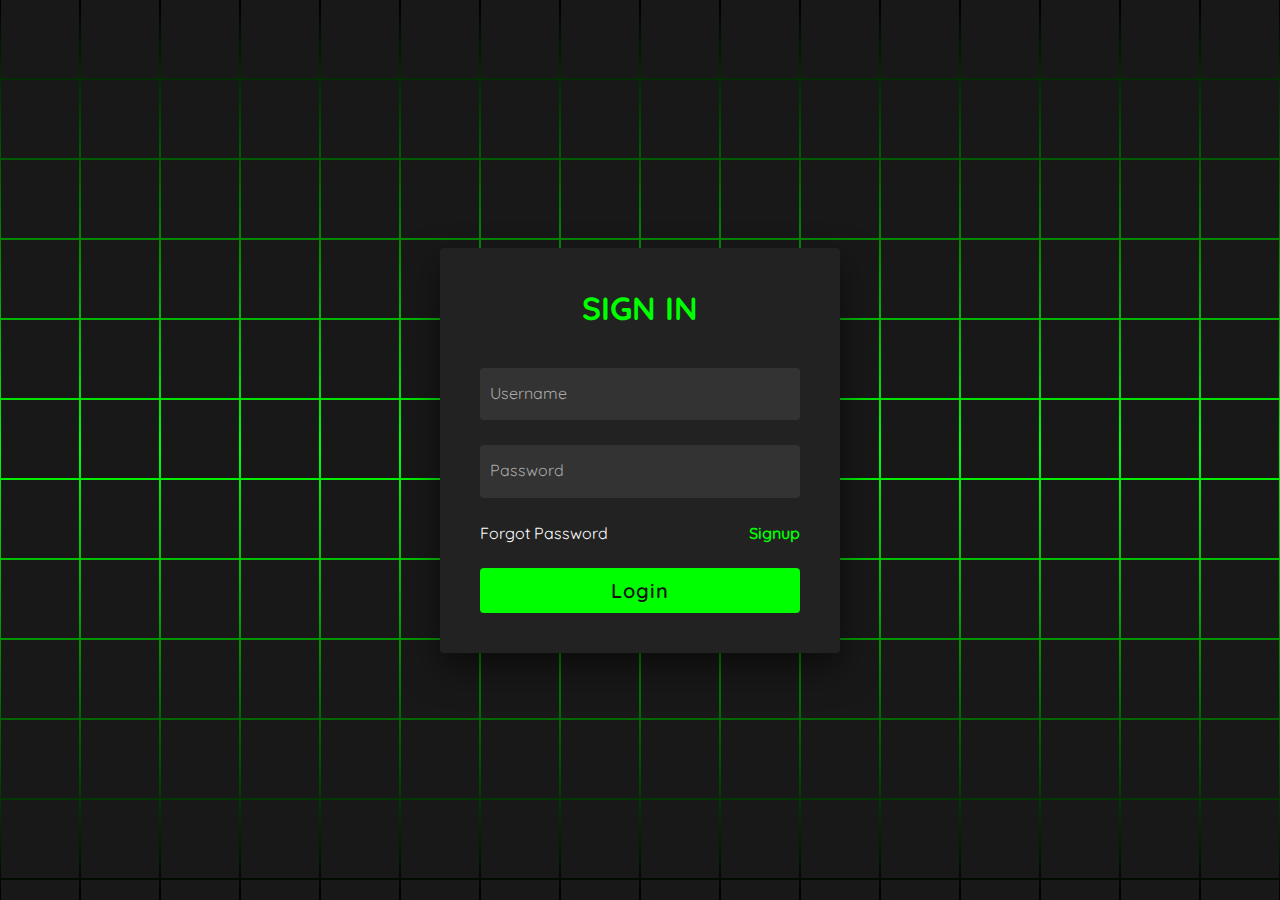
<file: Animated Login Page/index.html>
<head>
    <meta charset="UTF-8" />
    <meta name="viewport" content="width=device-width, initial-scale=1.0" />
    <link rel="stylesheet" href="style.css" type="text/css" />
    <title>Dark Green Animated Login Form</title>
    <link rel="stylesheet" href="style.css">
</head>
<body>

    <section>

        <span></span>
        <span></span>
        <span></span>
        <span></span>
        <span></span>
        <span></span>
        <span></span>
        <span></span>
        <span></span>
        <span></span>
        <span></span>
        <span></span>
        <span></span>
        <span></span>
        <span></span>
        <span></span>
        <span></span>
        <span></span>
        <span></span>
        <span></span>
        <span></span>
        <span></span>
        <span></span>
        <span></span>
        <span></span>
        <span></span>
        <span></span>
        <span></span>
        <span></span>
        <span></span>
        <span></span>
        <span></span>
        <span></span>
        <span></span>
        <span></span>
        <span></span>
        <span></span>
        <span></span>
        <span></span>
        <span></span>
        <span></span>
        <span></span>
        <span></span>
        <span></span>
        <span></span>
        <span></span>
        <span></span>
        <span></span>
        <span></span>
        <span></span>
        <span></span>
        <span></span>
        <span></span>
        <span></span>
        <span></span>
        <span></span>
        <span></span>
        <span></span>
        <span></span>
        <span></span>
        <span></span>
        <span></span>
        <span></span>
        <span></span>
        <span></span>
        <span></span>
        <span></span>
        <span></span>
        <span></span>
        <span></span>
        <span></span>
        <span></span>
        <span></span>
        <span></span>
        <span></span>
        <span></span>
        <span></span>
        <span></span>
        <span></span>
        <span></span>
        <span></span>
        <span></span>
        <span></span>
        <span></span>
        <span></span>
        <span></span>
        <span></span>
        <span></span>
        <span></span>
        <span></span>
        <span></span>
        <span></span>
        <span></span>
        <span></span>
        <span></span>
        <span></span>
        <span></span>
        <span></span>
        <span></span>
        <span></span>
        <span></span>
        <span></span>
        <span></span>
        <span></span>
        <span></span>
        <span></span>
        <span></span>
        <span></span>
        <span></span>
        <span></span>
        <span></span>
        <span></span>
        <span></span>
        <span></span>
        <span></span>
        <span></span>
        <span></span>
        <span></span>
        <span></span>
        <span></span>
        <span></span>
        <span></span>
        <span></span>
        <span></span>
        <span></span>
        <span></span>
        <span></span>
        <span></span>
        <span></span>
        <span></span>
        <span></span>
        <span></span>
        <span></span>
        <span></span>
        <span></span>
        <span></span>
        <span></span>
        <span></span>
        <span></span>
        <span></span>
        <span></span>
        <span></span>
        <span></span>
        <span></span>
        <span></span>
        <span></span>
        <span></span>
        <span></span>
        <span></span>
        <span></span>
        <span></span>
        <span></span>
        <span></span>
        <span></span>
        <span></span>
        <span></span>
        <span></span>
        <span></span>
        <span></span>
        <span></span>
        <span></span>
        <span></span>
        <span></span>
        <span></span>
        <span></span>
        <span></span>
        <span></span>
        <span></span>
        <span></span>
        <span></span>
        <span></span>
        <span></span>
        <span></span>
        <span></span>
        <span></span>
        <span></span>
        <span></span>
        <span></span>
        <span></span>
        <span></span>
        <span></span>
        <span></span>
        <span></span>
        <span></span>
        <span></span>
        <span></span>
        <span></span>
        <span></span>
        <span></span>
        <span></span>
        <span></span>
        <span></span>
        <span></span>
        <span></span>
        <span></span>
        <span></span>
        <span></span>
        <span></span>
        <span></span>
        <span></span>
        <span></span>
        <span></span>
        <span></span>
        <span></span>
        <span></span>
        <span></span>
        <span></span>
        <span></span>
        <span></span>
        <span></span>
        <span></span>
        <span></span>
        <span></span>
        <span></span>
        <span></span>
        <span></span>
        <span></span>
        <span></span>
        <span></span>
        <span></span>
        <span></span>
        <span></span>
        <span></span>
        <span></span>
        <span></span>
        <span></span>
        <span></span>
        <span></span>
        <span></span>
        <span></span>
        <span></span>
        <span></span>
        <span></span>
        <span></span>
        <span></span>
        <span></span>
        <span></span>
        <span></span>
        <span></span>
        <span></span>



        <div class="signin">
            <div class="content">
                <h2>Sign In</h2>
                <div class="form">
                    <div class="inputBx">
                        <input type="text" required />
                        <i>Username</i>
                    </div>
                    <div class="inputBx">
                        <input type="password" required />
                        <i>Password</i>
                    </div>
                    <div class="links">
                        <a href="#">Forgot Password</a>
                        <a href="#">Signup</a>
                    </div>
                    <div class="inputBx">
                        <input type="submit" value="Login" />
                    </div>
                </div>
            </div>
        </div>
    </section>
</body>
</file>
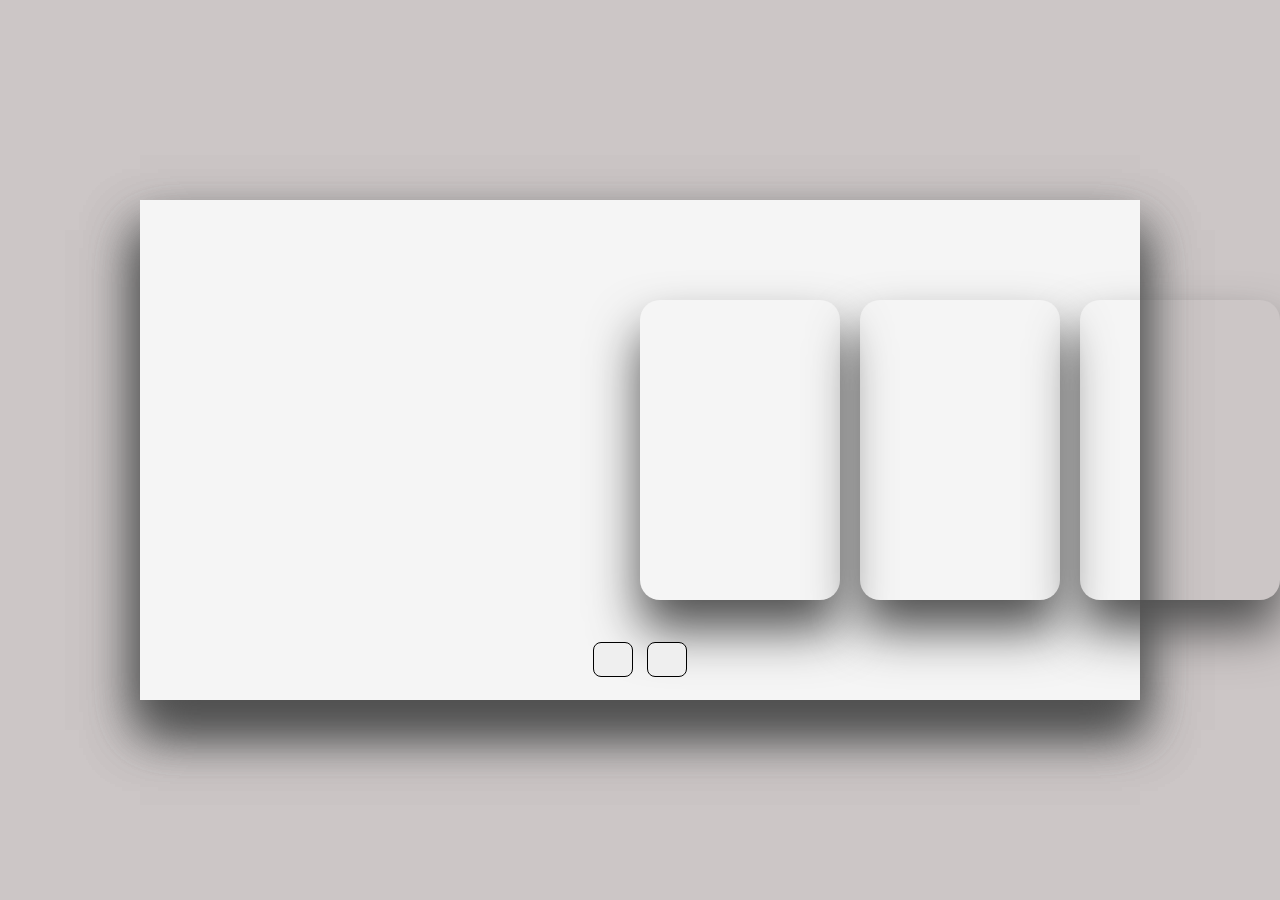
<file: Image Sliders/Animated Image Slider/index.html>
<!DOCTYPE html>
<html lang="en">
  <head>
    <meta charset="UTF-8" />
    <meta name="viewport" content="width=device-width, initial-scale=1.0" />
    <title>Slider Design</title>
    <link rel="stylesheet" href="style.css" />
    <link
      rel="stylesheet"
      href="https://cdnjs.cloudflare.com/ajax/libs/font-awesome/6.4.0/css/all.min.css"
      integrity="sha512-iecdLmaskl7CVkqkXNQ/ZH/XLlvWZOJyj7Yy7tcenmpD1ypASozpmT/E0iPtmFIB46ZmdtAc9eNBvH0H/ZpiBw=="
      crossorigin="anonymous"
      referrerpolicy="no-referrer"
    />
  </head>
  <body>
    <!--Font Awesome CDN-->

    <div class="container">
      <div class="slide">
        <div
          class="item"
          style="background-image: url(https://i.ibb.co/qCkd9jS/img1.jpg)"
        >
          <div class="content">
            <div class="name">Switzerland</div>
            <div class="des">Transforming code into visual poetry..!</div>
            <!-- <button >See More</button> -->
          </div>
        </div>
        <div
          class="item"
          style="background-image: url(https://i.ibb.co/jrRb11q/img2.jpg)"
        >
          <div class="content">
            <div class="name">Finland</div>
            <div class="des">Transforming code into visual poetry..!</div>
            <!-- <button>See More</button> -->
          </div>
        </div>
        <div
          class="item"
          style="background-image: url(https://i.ibb.co/NSwVv8D/img3.jpg)"
        >
          <div class="content">
            <div class="name">Iceland</div>
            <div class="des">Transforming code into visual poetry..!</div>
            <!-- <button>See More</button> -->
          </div>
        </div>
        <div
          class="item"
          style="background-image: url(https://i.ibb.co/Bq4Q0M8/img4.jpg)"
        >
          <div class="content">
            <div class="name">Australia</div>
            <div class="des">Transforming code into visual poetry..!</div>
            <!-- <button>See More</button> -->
          </div>
        </div>
        <div
          class="item"
          style="background-image: url(https://i.ibb.co/jTQfmTq/img5.jpg)"
        >
          <div class="content">
            <div class="name">Netherland</div>
            <div class="des">Transforming code into visual poetry..!</div>
            <!-- <button>See More</button> -->
          </div>
        </div>
        <div
          class="item"
          style="background-image: url(https://i.ibb.co/RNkk6L0/img6.jpg)"
        >
          <div class="content">
            <div class="name">Ireland</div>
            <div class="des">Transforming code into visual poetry..!</div>
            <!-- <button>See More</button> -->
          </div>
        </div>
      </div>

      <div class="button">
        <button class="prev"><i class="fa-solid fa-arrow-left"></i></button>
        <button class="next"><i class="fa-solid fa-arrow-right"></i></button>
      </div>
    </div>
    <script src="script.js"></script>
  </body>
</html>
</file>
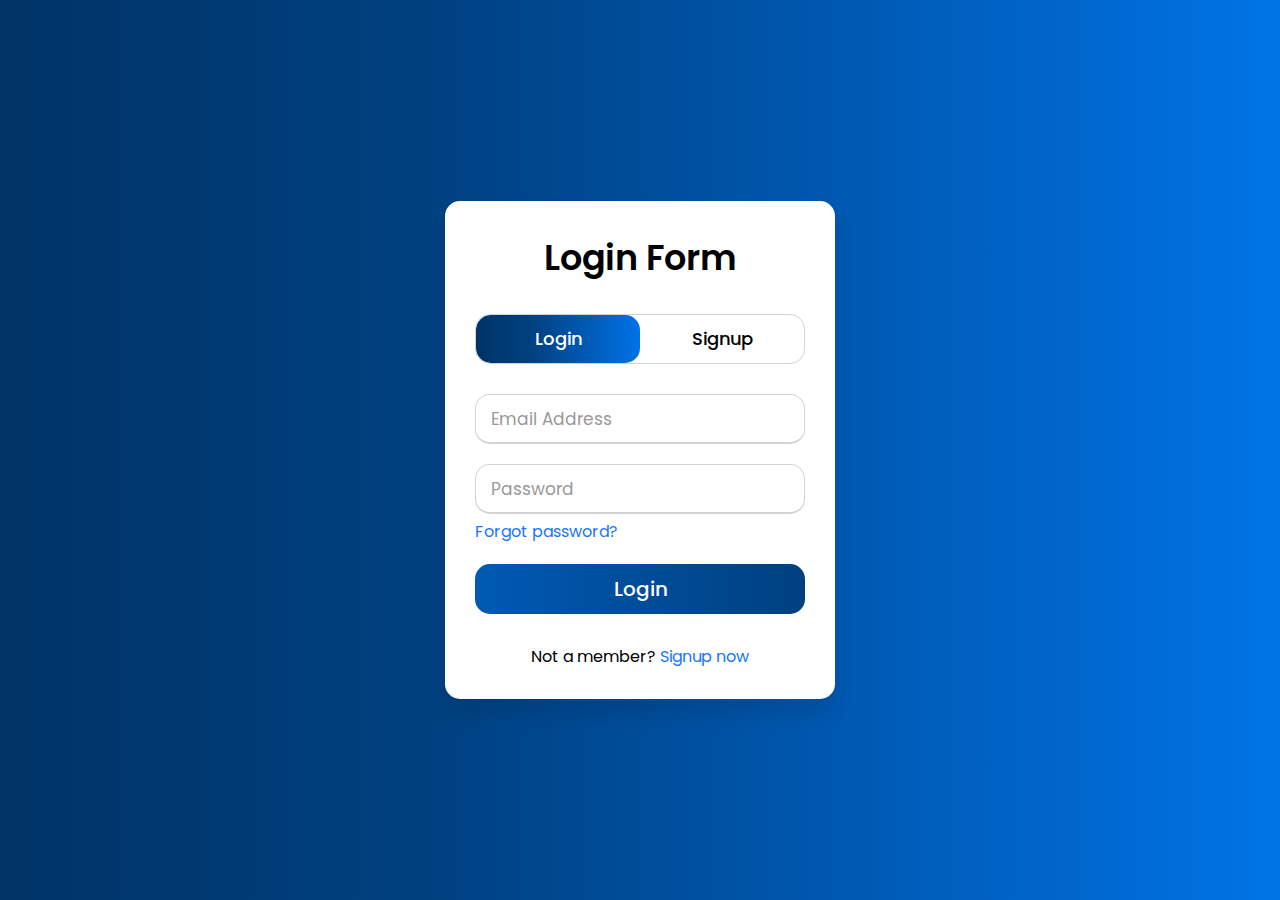
<file: Login Page/login.html>
<!DOCTYPE html>
<html lang="en">
<head>
    <meta charset="UTF-8">
    <meta name="viewport" content="width=device-width, initial-scale=1.0">
    <title>Document</title>
    <link rel="stylesheet" href="login.css">
    <script src="login.js" ></script>
</head>
<body>
    <div class="wrapper">
        <div class="title-text">
          <div class="title login">Login Form</div>
          <div class="title signup">Signup Form</div>
        </div>
        <div class="form-container">
          <div class="slide-controls">
            <input type="radio" name="slide" id="login" checked>
            <input type="radio" name="slide" id="signup">
            <label for="login" class="slide login">Login</label>
            <label for="signup" class="slide signup">Signup</label>
            <div class="slider-tab"></div>
          </div>
          <div class="form-inner">
            <form action="#" class="login">
              <div class="field">
                <input type="text" placeholder="Email Address" required>
              </div>
              <div class="field">
                <input type="password" placeholder="Password" required>
              </div>
              <div class="pass-link"><a href="#">Forgot password?</a></div>
              <div class="field btn">
                <div class="btn-layer"></div>
                <input type="submit" value="Login">
              </div>
              <div class="signup-link">Not a member? <a href="">Signup now</a></div>
            </form>
            <form action="#" class="signup">
              <div class="field">
                <input type="text" placeholder="Email Address" required>
              </div>
              <div class="field">
                <input type="password" placeholder="Password" required>
              </div>
              <div class="field">
                <input type="password" placeholder="Confirm password" required>
              </div>
              <div class="field btn">
                <div class="btn-layer"></div>
                <input type="submit" value="Signup">
              </div>
            </form>
          </div>
        </div>
      </div>
  
</body>
</html>
</file>
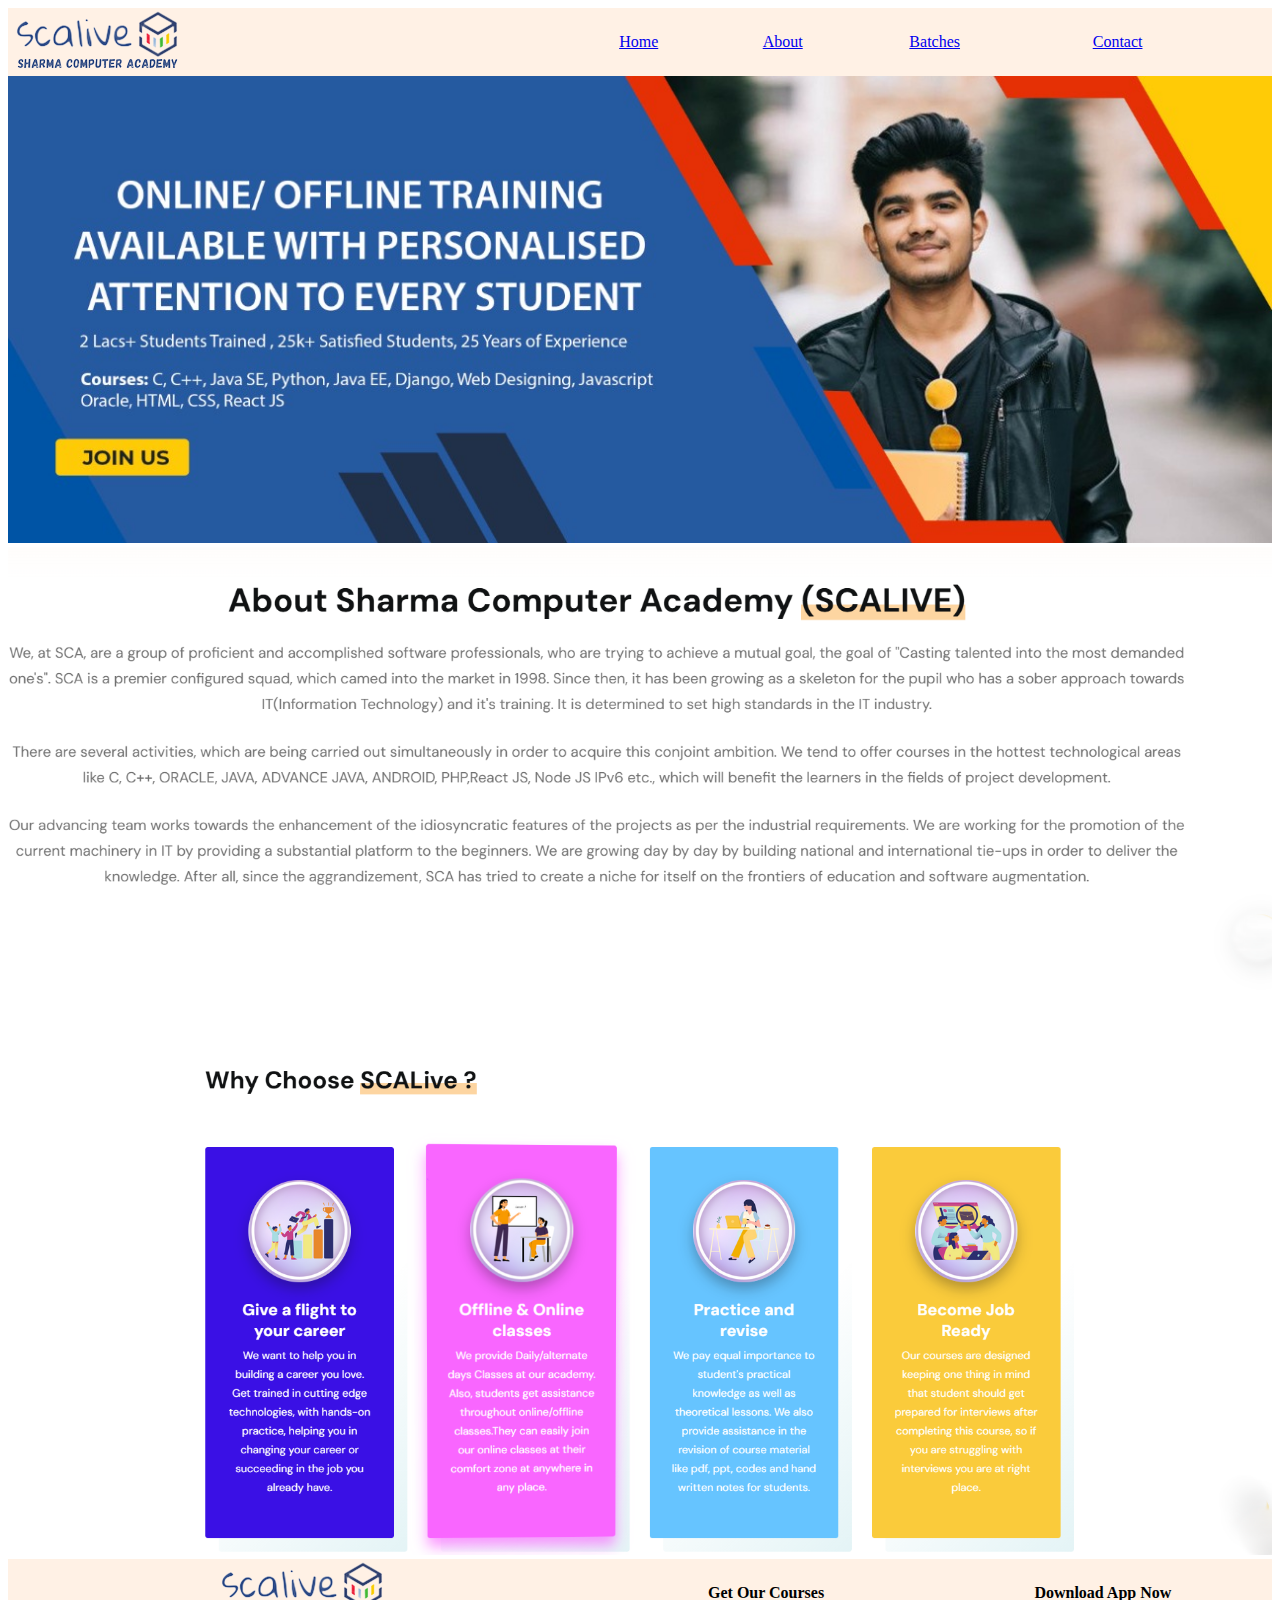
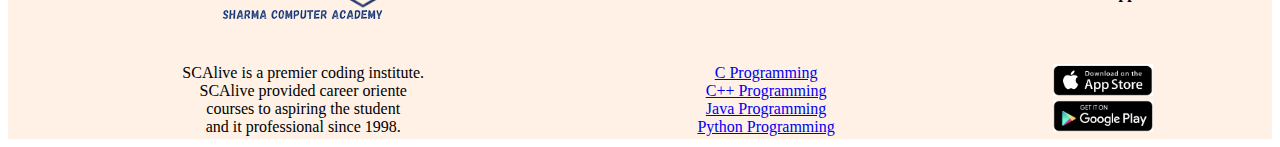
<file: SCAlive Clone/About.html>
<!DOCTYPE html>
<html lang="en">
<head>
    <meta charset="UTF-8">
    <meta name="viewport" content="width=device-width, initial-scale=1.0">
    <title>SCAlive</title>
    <link rel="icon" href="images/icon/favicon.ico">
</head>
<body >
<!-- Navbar code start here -->
    <table width="100%"  bgcolor="#FFF1E5">
        <tr>
            <td><img src="images/logo/site_logos.png" alt=""></td>
            <td><a href="index.html">Home</a></td>
            <td><a href="About.html">About</a></td>
            <td><a href="batches.html">Batches</a></td>
            <td><a href="contact.html">Contact</a></td>
        </tr>
    </table>
<!-- Navbar code end here -->

<!-- Banner image code start here -->
    <img src="images/course-banner.jpeg" alt="" width="100%">
<!-- Banner image code end here -->

<!-- About content image -->
 <img src="images/About Image.png" alt="" width="100%">
 <!-- why we Choose SCA image -->
 <img src="images/choose1.png" alt="" width="100%">
 


 <!--description code strat here -->
<table width="100%" bgcolor="#FFF1E5" >
    
    <tr >
        <th><img src="images/logo/site_logos.png" alt="" ></th>
        <th>Get Our Courses</th>
        <th>Download App Now</th>
    </tr>
    <tr align="center" valign="top">
        <td> <br><br>SCAlive is a premier coding institute. <br>
             SCAlive provided career oriente <br>
              courses to aspiring the student  <br>
              and it professional since 1998.</td>
        <td>
            <br>
            <br>
        <a href="#">C Programming</a> <br>
        <a href="#">C++ Programming</a> <br>
        <a href="#">Java Programming</a> <br>
        <a href="#">Python Programming</a> <br>
       </td>
        <td>
            <br>
            <br>
            <img src="images/app/app_store.png" alt="" width="100px"> <br> <img src="images/app/google_play.png" width="100px">
        </td>
        <br>
    </tr>
</table>
<!--description code end here -->

 </body>
 </html>
</file>
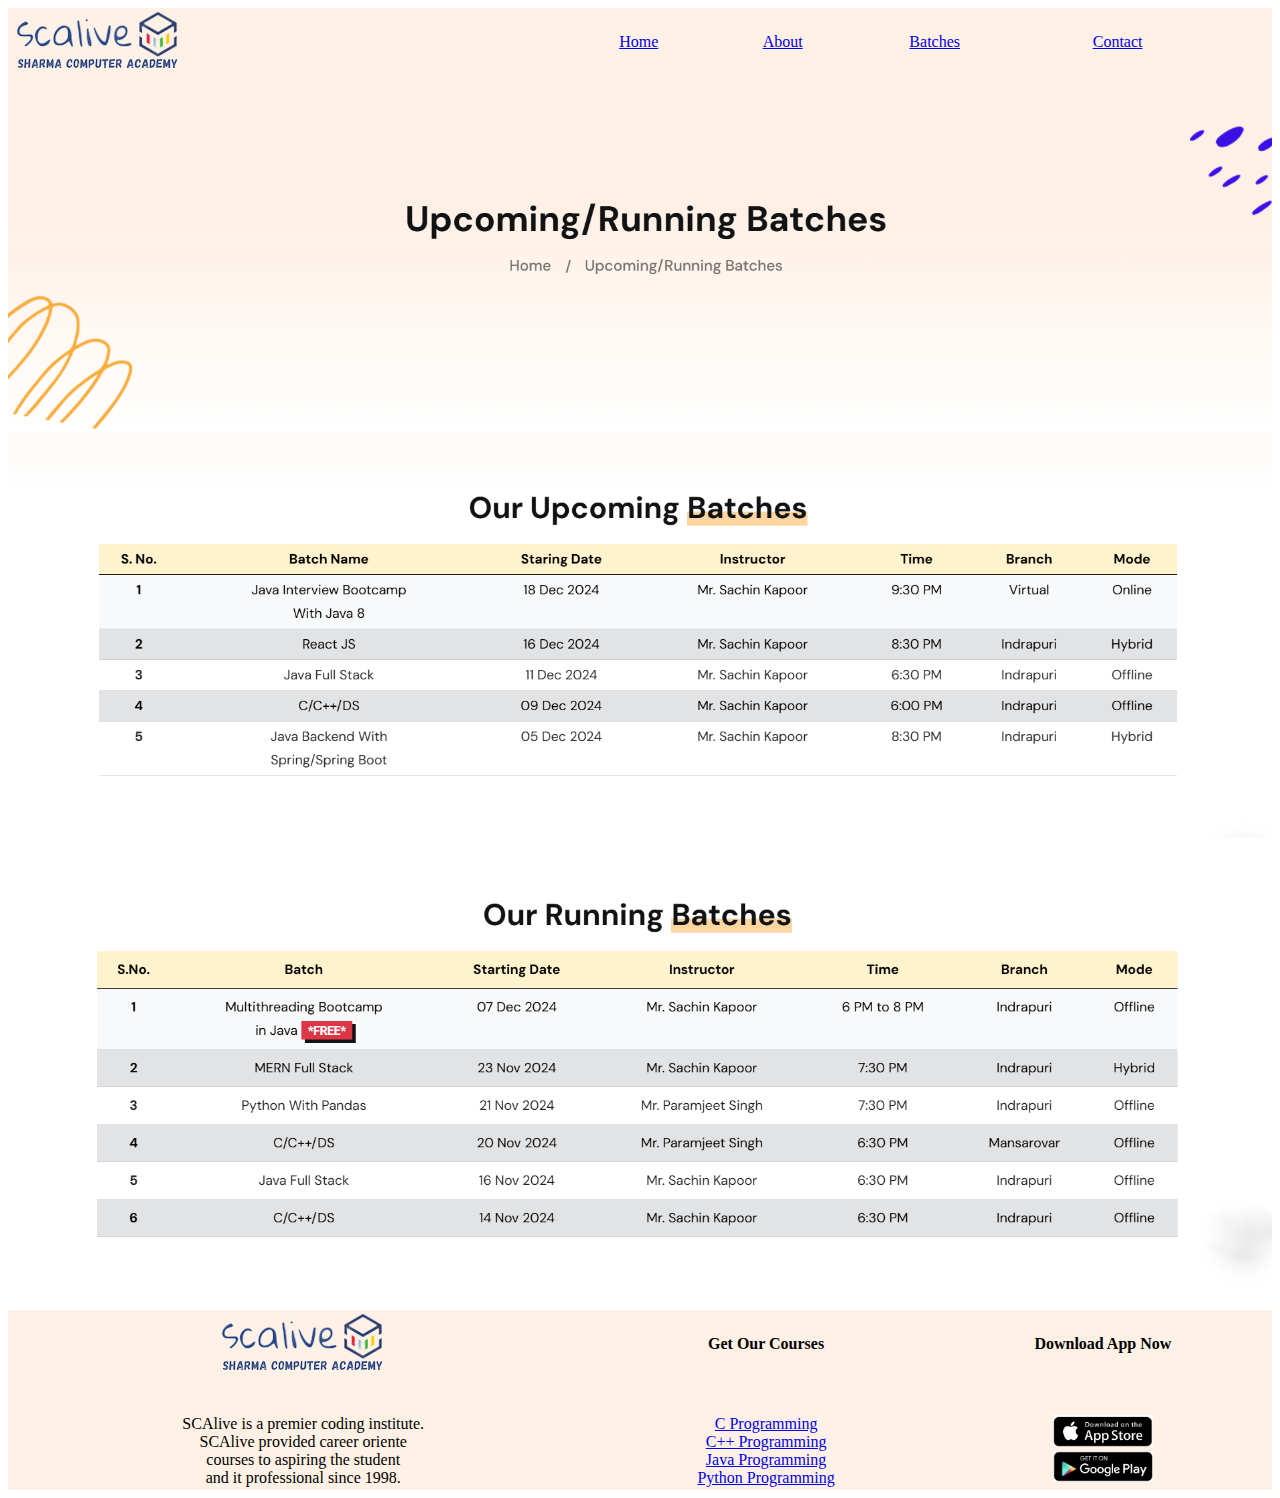
<file: SCAlive Clone/batches.html>
<!DOCTYPE html>
<html lang="en">
<head>
    <meta charset="UTF-8">
    <meta name="viewport" content="width=device-width, initial-scale=1.0">
    <title>SCAlive</title>
    <link rel="icon" href="images/icon/favicon.ico">
</head>
<body >
<!-- Navbar code start here -->
    <table width="100%" bgcolor="#FFF1E5" >
        <tr>
            <td><img src="images/logo/site_logos.png" alt=""></td>
            <td><a href="index.html">Home</a></td>
            <td><a href="About.html">About</a></td>
            <td><a href="batches.html">Batches</a></td>
            <td><a href="contact.html">Contact</a></td>
        </tr>
    </table>
<!-- Navbar code end here -->

<!-- Banner image code start here -->
<img src="images/Batches image.png" alt="" width="100%">
<!-- Banner image code end here -->

<!-- Upcoming and Running Batches images -->
 <img src="images/UpBatch.png" alt="" width="100%">
 <img src="images/RunBatch.png" alt="" width="100%">

 <!--description code strat here -->
<table width="100%" bgcolor="#FFF1E5" >
    
    <tr >
        <th><img src="images/logo/site_logos.png" alt="" ></th>
        <th>Get Our Courses</th>
        <th>Download App Now</th>
    </tr>
    <tr align="center" valign="top">
        <td> <br><br>SCAlive is a premier coding institute. <br>
             SCAlive provided career oriente <br>
              courses to aspiring the student  <br>
              and it professional since 1998.</td>
        <td>
            <br>
            <br>
        <a href="#">C Programming</a> <br>
        <a href="#">C++ Programming</a> <br>
        <a href="#">Java Programming</a> <br>
        <a href="#">Python Programming</a> <br>
       </td>
        <td>
            <br>
            <br>
            <img src="images/app/app_store.png" alt="" width="100px"> <br> <img src="images/app/google_play.png" width="100px">
        </td>
        <br>
    </tr>
</table>
<!--description code end here -->
</body>
</html>
</file>
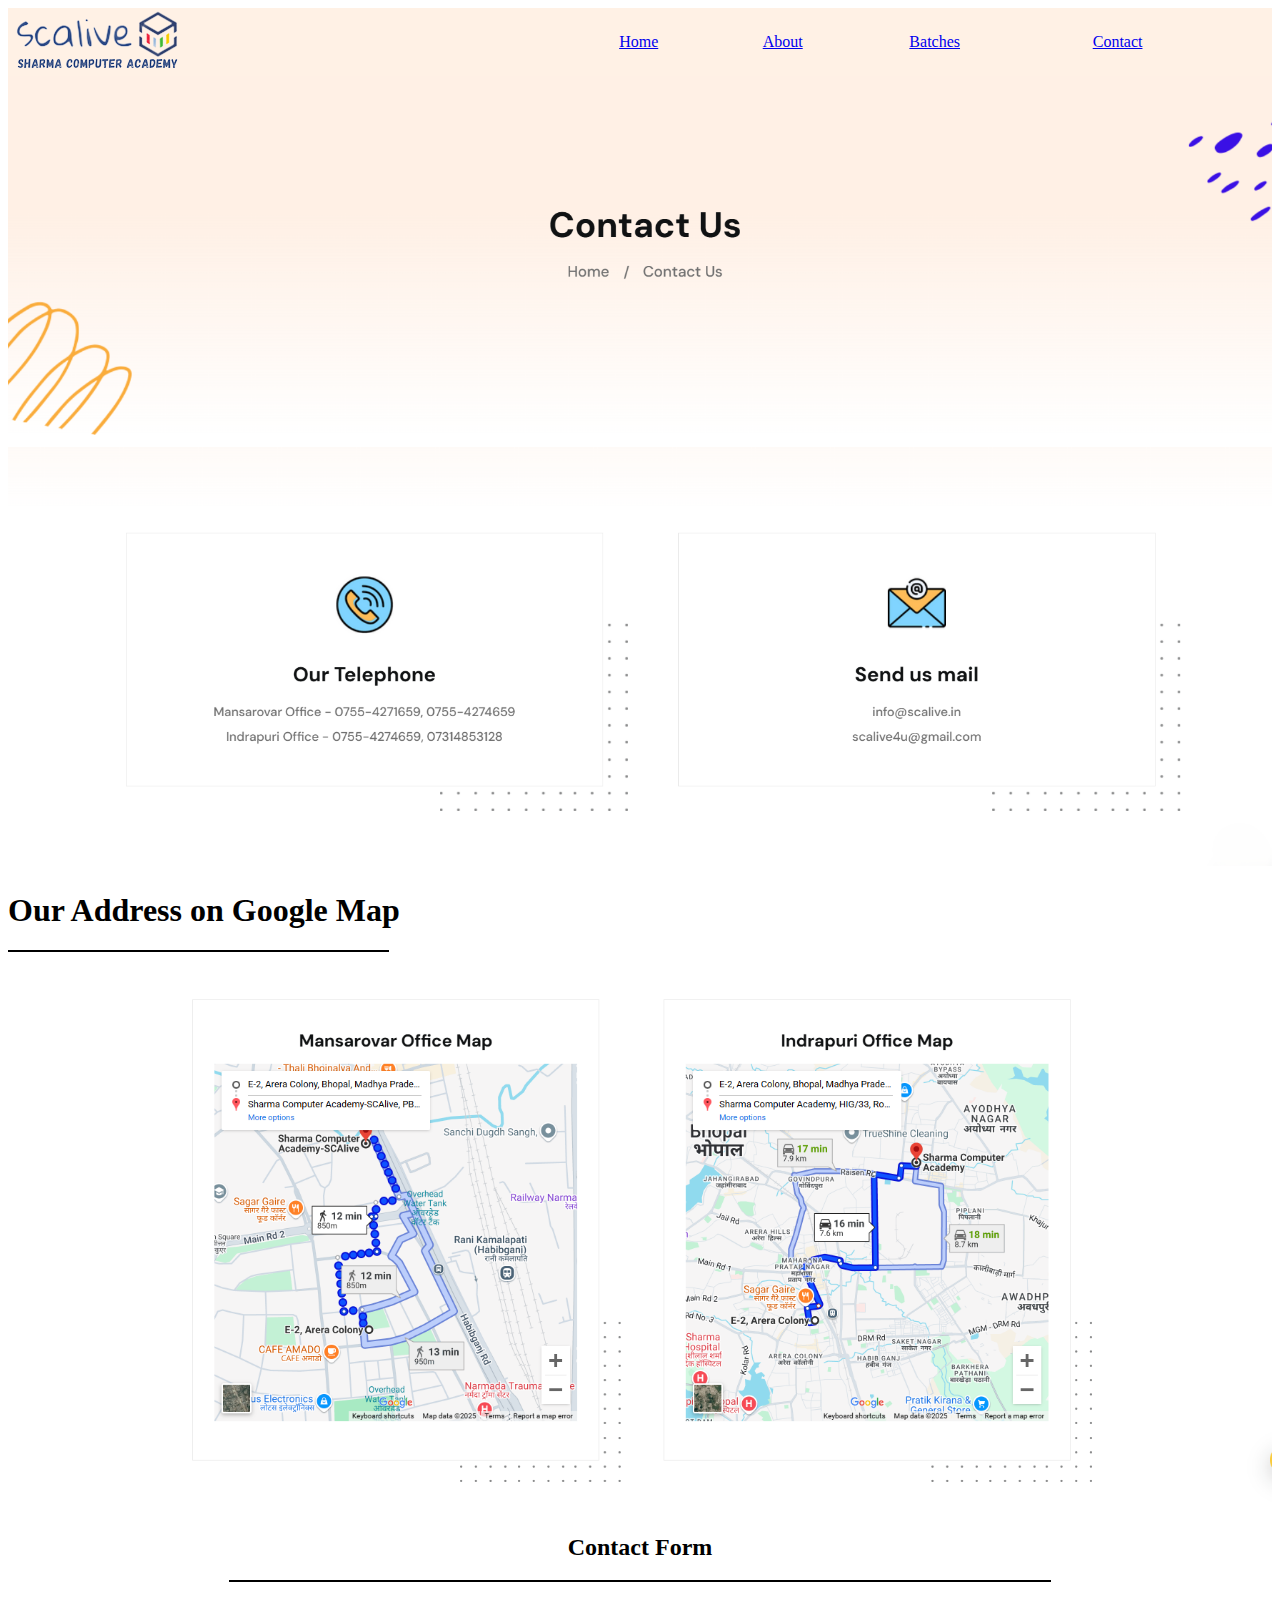
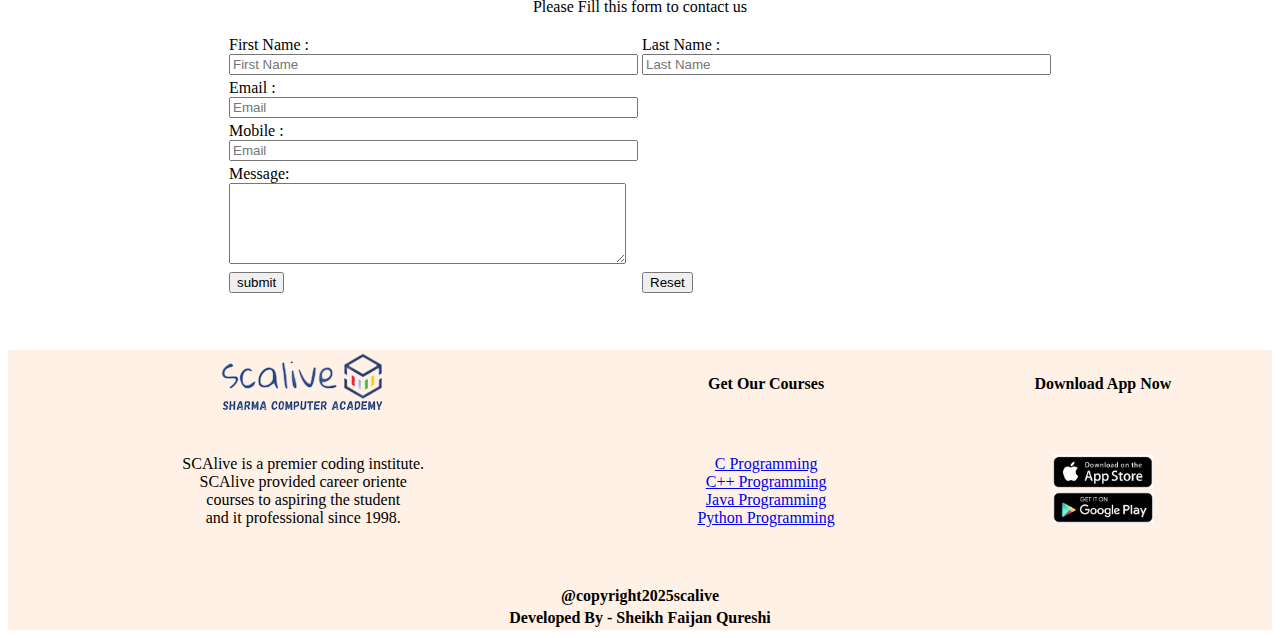
<file: SCAlive Clone/contact.html>
<!DOCTYPE html>
<html lang="en">
<head>
    <meta charset="UTF-8">
    <meta name="viewport" content="width=device-width, initial-scale=1.0">
    <title>SCAlive</title>
    <link rel="icon" href="images/icon/favicon.ico">
</head>
<body >
<!-- Navbar code start here -->
    <table width="100%"  bgcolor="#FFF1E5">
        <tr>
            <td><img src="images/logo/site_logos.png" alt=""></td>
            <td><a href="index.html">Home</a></td>
            <td><a href="About.html">About</a></td>
            <td><a href="batches.html">Batches</a></td>
            <td><a href="contact.html">Contact</a></td>
        </tr>
    </table>
<!-- Navbar code end here -->

<!-- Banner image code start here -->
    <img src="images/Contact image.png" alt="" width="100%">
<!-- Banner image code end here -->

<!-- Telephone Email icon image -->
 <img src="images/Telephone email image.png" width="100%">
 
<!-- Google Map image -->
<h1 >Our Address on Google Map</h1>
 <hr align="left" color="black" width="30%">
  <img src="images/google map.png" alt="" width="100%">

 <!-- Contact Form  -->
<table align="center" width="50%"  >
    <form action="#">
      <tr align="center">
        <td colspan="2">
          <h2>Contact Form</h2>
          <hr color="black">
          <p>Please Fill this form to contact us</p>
        </td>
      </tr>
      <tr>
         <td >
             <label for="name">First Name :</label>
             <input type="First Name" placeholder="First Name" id="First Name" size="48">
         </td>
       
         <td>
             <label for="name">Last Name :</label>
             <input type="Last Name" placeholder="Last Name" id="Lat Name" size="48">
         </td>
      
         <br>
     <tr>
         <td>
             <label for="name">Email :</label> 
             <input type="Email" placeholder="Email" id="Email" size="48"> 
         </td>
         <tr>
             <td>
             <label for="name">Mobile :</label> 
             <input type="mobile" placeholder="Email" id="Email" size="48"> 
             </td>
             <tr>
                 <td>
                     <label for="Message:">Message:</label>
                     <textarea name="" id="message" cols="47" rows="5"></textarea>   
                 </td>
                 <tr>
                     <td>
                        <input type="submit" value="submit">
                     </td>
                     <td>
                        <input type="reset" value="Reset"> 
                     </td>
                 </tr>
             </tr>
         </tr>
     </tr>
             
      </tr>
    </form>
 </table>
 <br>
 <br>
 <!-- Contact Form end here  -->
<!--description code strat here -->
<table width="100%" bgcolor="#FFF1E5" >
    
    <tr >
        <th><img src="images/logo/site_logos.png" alt="" ></th>
        <th>Get Our Courses</th>
        <th>Download App Now</th>
    </tr>
    <tr align="center" valign="top">
        <td> <br><br>SCAlive is a premier coding institute. <br>
             SCAlive provided career oriente <br>
              courses to aspiring the student  <br>
              and it professional since 1998.</td>
        <td>
            <br>
            <br>
        <a href="#">C Programming</a> <br>
        <a href="#">C++ Programming</a> <br>
        <a href="#">Java Programming</a> <br>
        <a href="#">Python Programming</a> <br>
       </td>
        <td>
            <br>
            <br>
            <img src="images/app/app_store.png" alt="" width="100px"> <br> <img src="images/app/google_play.png" width="100px">
        </td>
        <br>
    </tr>
</table>
<!--description code end here -->

<!-- Copy right section start here -->
<table  width="100%"  bgcolor="#FFF1E5" >
    <tr>
               <th> 
           <br>
           <br>
           <br> 
                   @copyright2025scalive
               </th>
           </tr>
           <tr>
               <th>
                   Developed By - Sheikh Faijan Qureshi
               </th>
           </tr>
        </table>
   <!-- Copy right section end here -->
 </body>
 </html>
</file>
<file: Animated Login Page/style.css>
@import url('https://fonts.googleapis.com/css2?family=Quicksand:wght@300;400;500;700&display=swap');

*{
    margin: 0;
    padding: 0;
    box-sizing: border-box;
    font-family: 'Quicksand', sans-serif;
}

body {
    display: flex;
    justify-content: center;
    align-items: center;
    min-height: 100vh;
    background: #000;
}

section{
    position: absolute;
    width: 100vw;
    height: 100vh;
    display: flex;
    justify-content:center;
    align-items:center;
    gap: 2px;
    flex-wrap: wrap;
    overflow: hidden;
}

section span{
    position: relative;
    display: block;
    width: calc(6.25vw - 2px);
    height: calc(6.25vw - 2px);
    background: #181818;
    z-index: 2;
    transition: 1.5s;
}

section::before{
    content: '';
    position: absolute;
    width: 100%;
    height: 100%;
    background: linear-gradient(#000,#0f0,#000);
    animation: animate 5s linear infinite;   
}

@keyframes animate{
    0%{
        transform: translateY(-100%);
    }
    1000% {
        transform: translateY(100%);
    }
}

section span:hover{
    background: #0f0;
    transition: 0s;
}

section .signin{
    position: absolute;
    width: 400px;
    background: #222;
    z-index: 1000;
    display: flex;
    justify-content: center;
    align-items: center;
    padding: 40px;
    border-radius: 4px;
    box-shadow: 0 15px 35px rgba(0,0,0,0.5);
}

section .signin .content{
    position: relative;
    width: 100%;
    display: flex;
    justify-content: center;
    align-items: center;
    flex-direction: column;
    gap: 40px;
}

section .signin .content h2{
    font-size: 2em;
    color: #0f0;
    text-transform: uppercase;
}

section .signin .content .form{
    width: 100%;
    display: flex;
    flex-direction: column;
    gap: 25px;
}

section .signin .content .form .inputBx{
    position: relative;
    width: 100%;
}

section .signin .content .form .inputBx input{
    position: relative;
    width: 100%;
    background: #333;
    border: none;
    outline: none;
    padding: 25px 10px 7.5px;
    border-radius: 4px;
    color: #fff;
    font-weight: 500;
    font-size: 1em;
}

section .signin .content .form .inputBx i{
    position: absolute;
    left: 0;
    padding: 15px 10px;
    font-style: normal;
    color: #aaa;
    transition: 0.5s;
    pointer-events: none;

}

section .signin .content .form .inputBx input:focus ~ i,
section .signin .content .form .inputBx input:valid ~ i{
    transform: translateY(-7.5px); 
    font-size: 0.8em;
    color: #fff;
}

.signin .content .form .links{
    position: relative;
    width: 100%;
    display: flex;
    justify-content: space-between;
}

.signin .content .form .links a{
    color: #fff;
    text-decoration: none;
}

.signin .content .form .links a:nth-child(2){
    color: #0f0;
    font-weight: 600;
}

section .signin .content .form .inputBx input[type="submit"]{
    padding: 10px;
    background: #0f0;
    color: #111;
    font-weight: 600;
    font-size: 1.25em;
    letter-spacing: 0.05em;
    cursor: pointer;
}

@media (max-width: 900px){
    section span {
        width: calc(10vw - 2px);
        height: calc(10vw - 2px);
    }
}

@media (max-width: 900px) {
    section span {
        width: calc(20vw - 2px);
        height: calc(20vw - 2px);
    }
}
</file>
<file: Image Sliders/Animated Image Slider/style.css>
*{
    margin: 0;
    padding: 0;
    box-sizing: border-box;
}

body{
    background: #ccc6c6;
    overflow: hidden;
}

.container{
    position: absolute;
    top: 50%;
    left: 50%;
    transform: translate(-50%, -50%);
    width: 1000px;
    height: 500px;
    background: #f5f5f5;
    box-shadow: 0 30px 50px #dbdbdb;
}

.container .slide .item{
    width: 200px;
    height: 300px;
    position: absolute;
    top: 50%;
    transform: translate(0, -50%);
    border-radius: 20px;
    box-shadow: 0 30px 50px #505050;
    background-position: 50% 50%;
    background-size: cover;
    display: inline-block;
    transition: 0.5s;
}

.slide .item:nth-child(1),
.slide .item:nth-child(2){
    top: 0;
    left: 0;
    transform: translate(0, 0);
    border-radius: 0;
    width: 100%;
    height: 100%;
}


.slide .item:nth-child(3){
    left: 50%;
}
.slide .item:nth-child(4){
    left: calc(50% + 220px);
}
.slide .item:nth-child(5){
    left: calc(50% + 440px);
}

/* here n = 0, 1, 2, 3,... */
.slide .item:nth-child(n + 6){
    left: calc(50% + 660px);
    opacity: 0;
}



.item .content{
    position: absolute;
    top: 50%;
    left: 100px;
    width: 300px;
    text-align: left;
    color: #eee;
    transform: translate(0, -50%);
    font-family: system-ui;
    display: none;
}


.slide .item:nth-child(2) .content{
    display: block;
}


.content .name{
    font-size: 40px;
    text-transform: uppercase;
    font-weight: bold;
    opacity: 0;
    animation: animate 1s ease-in-out 1 forwards;
}

.content .des{
    margin-top: 10px;
    margin-bottom: 20px;
    opacity: 0;
    animation: animate 1s ease-in-out 0.3s 1 forwards;
}

.content button{
    padding: 10px 20px;
    border: none;
    cursor: pointer;
    opacity: 0;
    animation: animate 1s ease-in-out 0.6s 1 forwards;
}


@keyframes animate {
    from{
        opacity: 0;
        transform: translate(0, 100px);
        filter: blur(33px);
    }

    to{
        opacity: 1;
        transform: translate(0);
        filter: blur(0);
    }
}



.button{
    width: 100%;
    text-align: center;
    position: absolute;
    bottom: 20px;
    
}

.button button{
    width: 40px;
    height: 35px;
    border-radius: 8px;
    border: none;
    cursor: pointer;
    margin: 0 5px;
    border: 1px solid #000;
    transition: 0.3s;
}

.button button:hover{
    background: #ababab;
    color: #fff;
}
</file>
<file: Login Page/login.css>
@import url('https://fonts.googleapis.com/css?family=Poppins:400,500,600,700&display=swap');
*{
  margin: 0;
  padding: 0;
  box-sizing: border-box;
  font-family: 'Poppins', sans-serif;
}
html,body{
  display: grid;
  height: 100%;
  width: 100%;
  place-items: center;
  background: -webkit-linear-gradient(left, #003366,#004080,#0059b3
, #0073e6);
}
::selection{
  background: #1a75ff;
  color: #fff;
}
.wrapper{
  overflow: hidden;
  max-width: 390px;
  background: #fff;
  padding: 30px;
  border-radius: 15px;
  box-shadow: 0px 15px 20px rgba(0,0,0,0.1);
}
.wrapper .title-text{
  display: flex;
  width: 200%;
}
.wrapper .title{
  width: 50%;
  font-size: 35px;
  font-weight: 600;
  text-align: center;
  transition: all 0.6s cubic-bezier(0.68,-0.55,0.265,1.55);
}
.wrapper .slide-controls{
  position: relative;
  display: flex;
  height: 50px;
  width: 100%;
  overflow: hidden;
  margin: 30px 0 10px 0;
  justify-content: space-between;
  border: 1px solid lightgrey;
  border-radius: 15px;
}
.slide-controls .slide{
  height: 100%;
  width: 100%;
  color: #fff;
  font-size: 18px;
  font-weight: 500;
  text-align: center;
  line-height: 48px;
  cursor: pointer;
  z-index: 1;
  transition: all 0.6s ease;
}
.slide-controls label.signup{
  color: #000;
}
.slide-controls .slider-tab{
  position: absolute;
  height: 100%;
  width: 50%;
  left: 0;
  z-index: 0;
  border-radius: 15px;
  background: -webkit-linear-gradient(left,#003366,#004080,#0059b3
, #0073e6);
  transition: all 0.6s cubic-bezier(0.68,-0.55,0.265,1.55);
}
input[type="radio"]{
  display: none;
}
#signup:checked ~ .slider-tab{
  left: 50%;
}
#signup:checked ~ label.signup{
  color: #fff;
  cursor: default;
  user-select: none;
}
#signup:checked ~ label.login{
  color: #000;
}
#login:checked ~ label.signup{
  color: #000;
}
#login:checked ~ label.login{
  cursor: default;
  user-select: none;
}
.wrapper .form-container{
  width: 100%;
  overflow: hidden;
}
.form-container .form-inner{
  display: flex;
  width: 200%;
}
.form-container .form-inner form{
  width: 50%;
  transition: all 0.6s cubic-bezier(0.68,-0.55,0.265,1.55);
}
.form-inner form .field{
  height: 50px;
  width: 100%;
  margin-top: 20px;
}
.form-inner form .field input{
  height: 100%;
  width: 100%;
  outline: none;
  padding-left: 15px;
  border-radius: 15px;
  border: 1px solid lightgrey;
  border-bottom-width: 2px;
  font-size: 17px;
  transition: all 0.3s ease;
}
.form-inner form .field input:focus{
  border-color: #1a75ff;
  /* box-shadow: inset 0 0 3px #fb6aae; */
}
.form-inner form .field input::placeholder{
  color: #999;
  transition: all 0.3s ease;
}
form .field input:focus::placeholder{
  color: #1a75ff;
}
.form-inner form .pass-link{
  margin-top: 5px;
}
.form-inner form .signup-link{
  text-align: center;
  margin-top: 30px;
}
.form-inner form .pass-link a,
.form-inner form .signup-link a{
  color: #1a75ff;
  text-decoration: none;
}
.form-inner form .pass-link a:hover,
.form-inner form .signup-link a:hover{
  text-decoration: underline;
}
form .btn{
  height: 50px;
  width: 100%;
  border-radius: 15px;
  position: relative;
  overflow: hidden;
}
form .btn .btn-layer{
  height: 100%;
  width: 300%;
  position: absolute;
  left: -100%;
  background: -webkit-linear-gradient(right,#003366,#004080,#0059b3
, #0073e6);
  border-radius: 15px;
  transition: all 0.4s ease;;
}
form .btn:hover .btn-layer{
  left: 0;
}
form .btn input[type="submit"]{
  height: 100%;
  width: 100%;
  z-index: 1;
  position: relative;
  background: none;
  border: none;
  color: #fff;
  padding-left: 0;
  border-radius: 15px;
  font-size: 20px;
  font-weight: 500;
  cursor: pointer;
}
</file>
